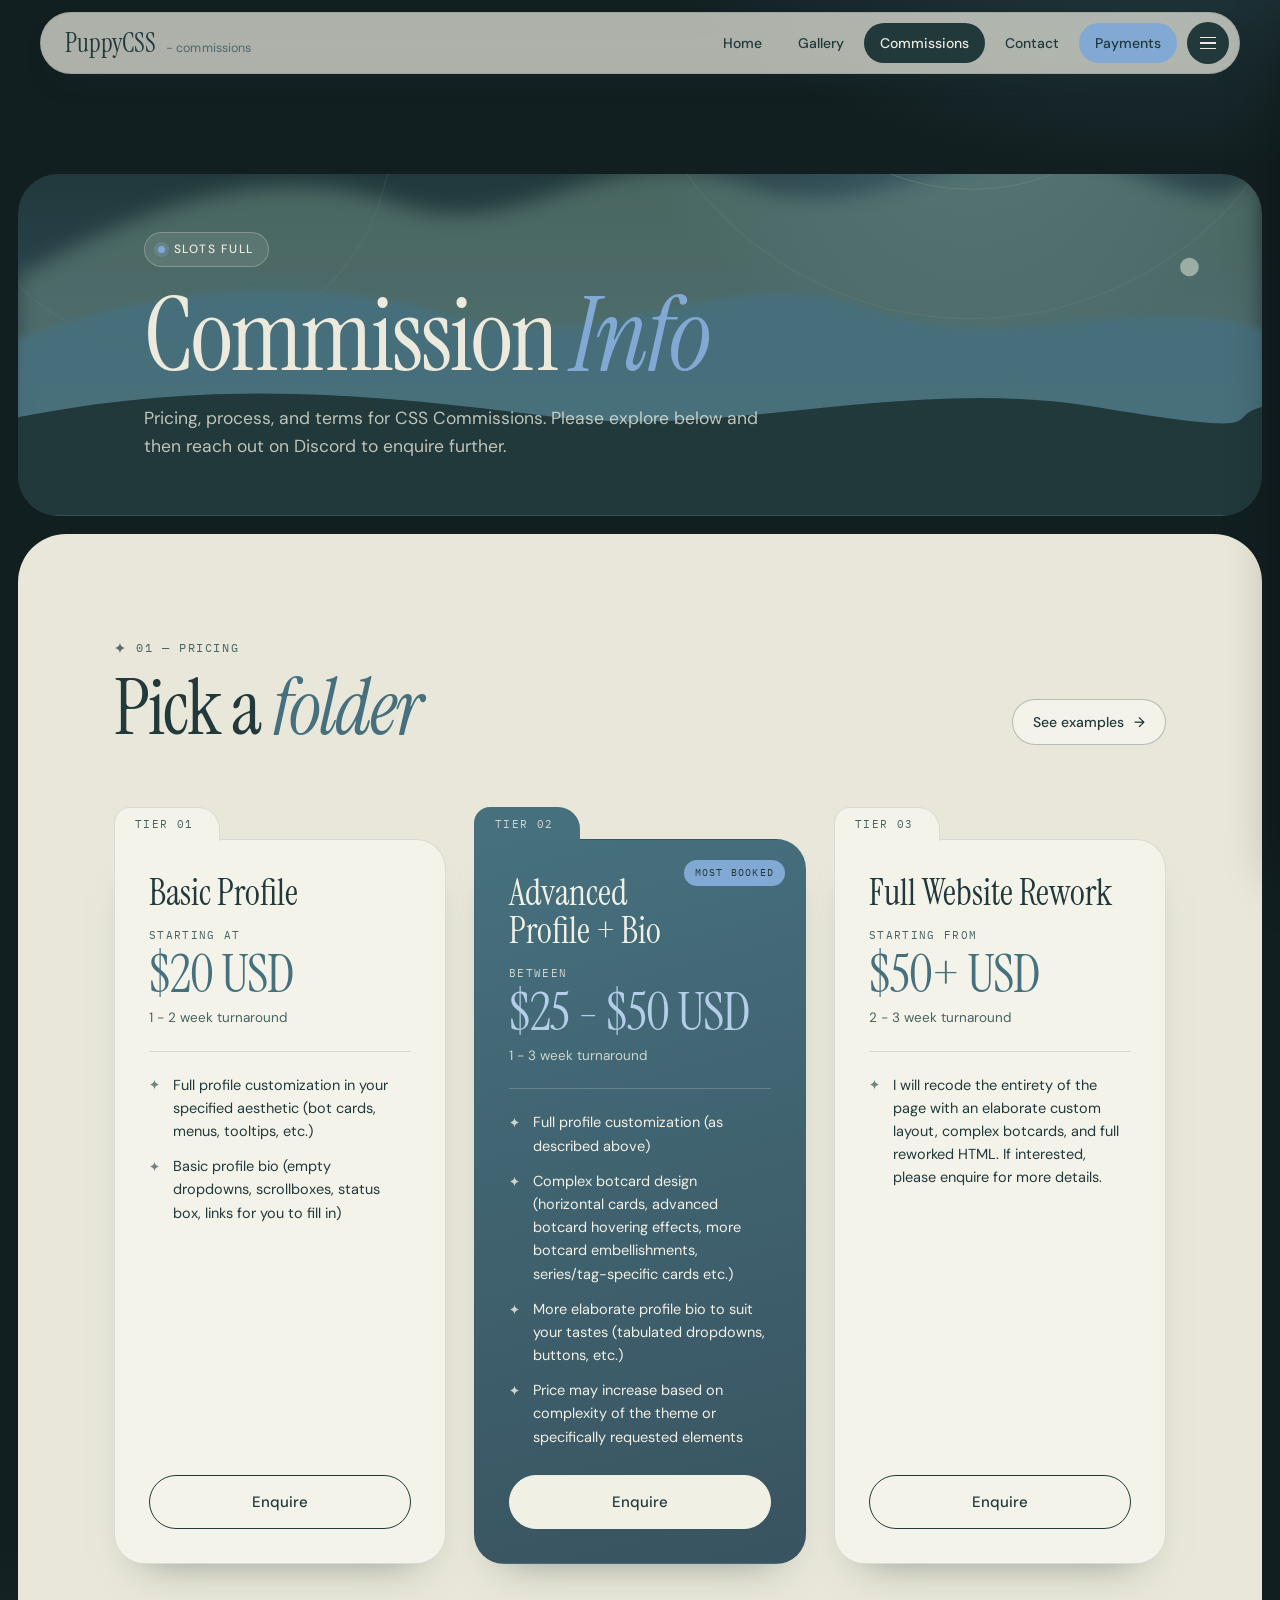
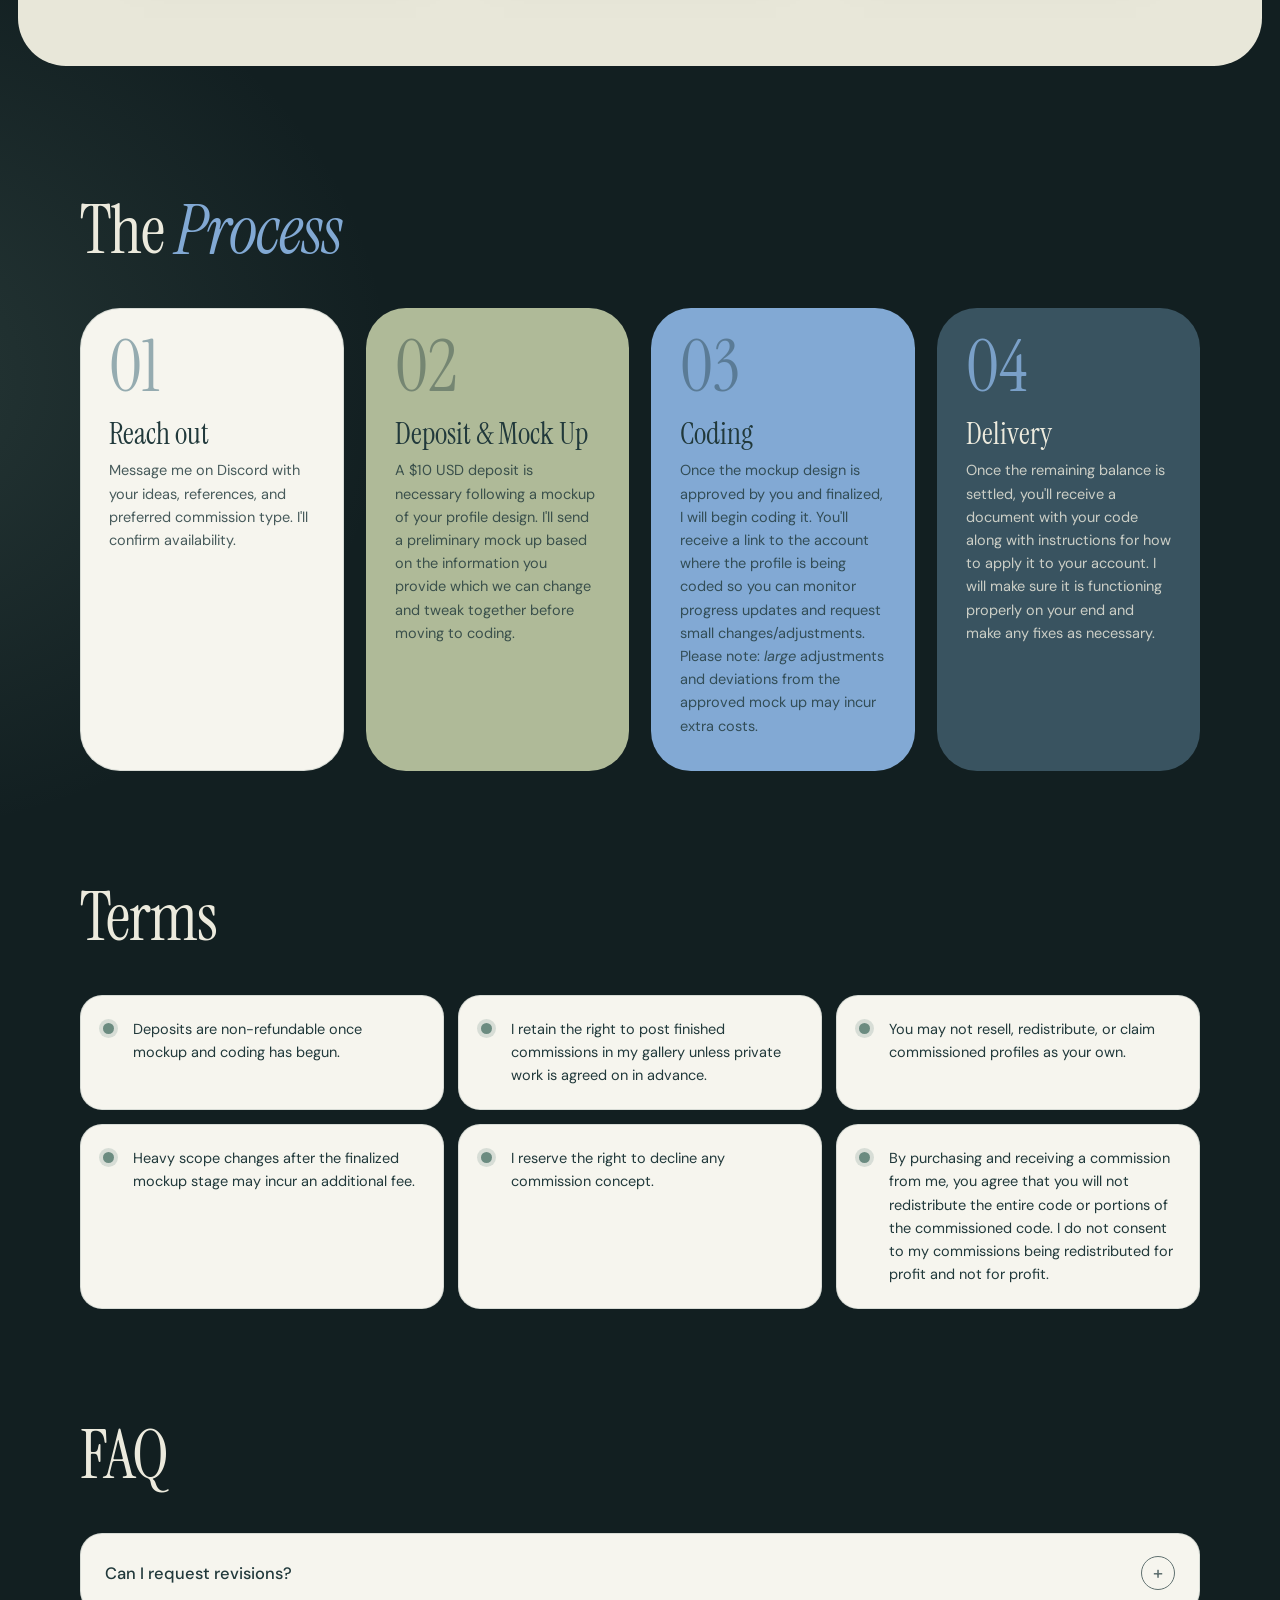
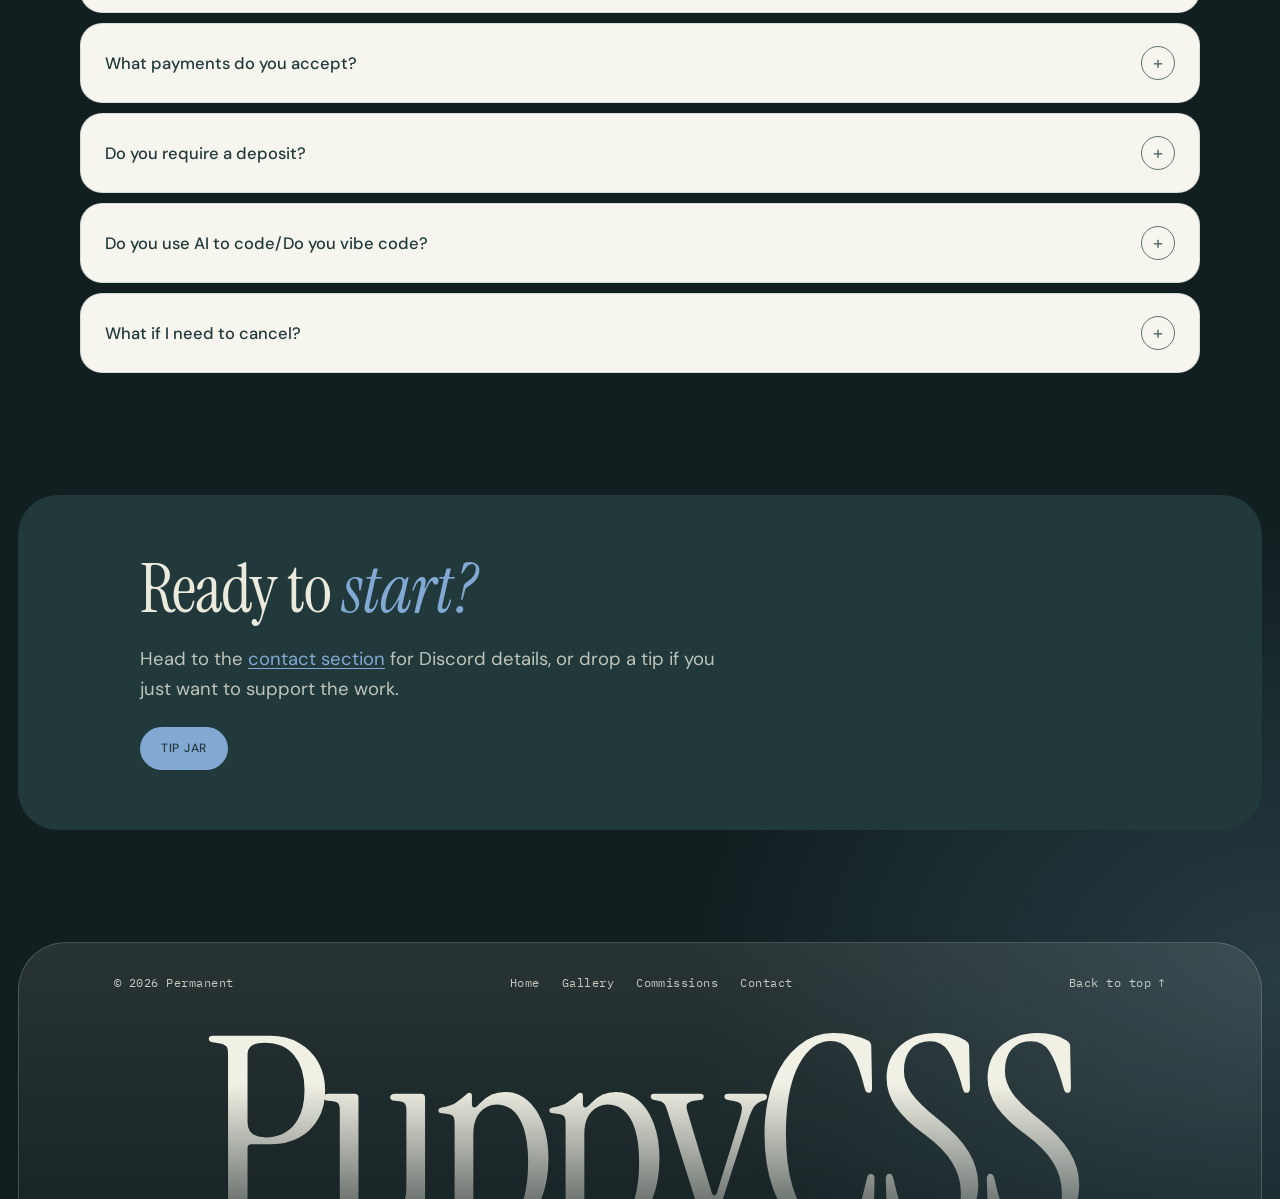
<file: commissions.html>
<!DOCTYPE html>
<html lang="en">
<head>
<meta charset="UTF-8">
<meta name="viewport" content="width=device-width, initial-scale=1.0">
<title>Commissions — PuppyCSS</title>
<meta name="description" content="Commission info, pricing tiers, process, and terms.">
<meta name="theme-color" content="#21393b">
<link rel="preconnect" href="https://fonts.googleapis.com">
<link rel="preconnect" href="https://fonts.gstatic.com" crossorigin>
<link href="https://fonts.googleapis.com/css2?family=IBM+Plex+Mono:wght@400;500&family=DM+Mono:wght@400&family=DM+Sans:wght@400;500;600&family=Instrument+Serif:ital@0;1&display=swap" rel="stylesheet">
<link rel="stylesheet" href="style.css">
</head>
<body>

<header class="site-header">
  <div class="wrap">
    <a href="index.html" class="wordmark">PuppyCSS <span>- commissions</span></a>
    <nav class="site-nav">
      <a href="index.html"><span class="nav-full">Home</span></a>
      <a href="gallery.html"><span class="nav-full">Gallery</span></a>
      <a href="commissions.html" class="current"><span class="nav-full">Commissions</span></a>
      <a href="index.html#contact"><span class="nav-full">Contact</span></a>
      <a href="https://www.paypal.com/ncp/payment/3Z959Z3MLHM26"><span class="nav-full paymentportal">Payments</span></a>
      <button class="menu-toggle" id="menu-toggle" aria-label="Open menu" aria-expanded="false" aria-controls="side-menu">
        <span></span><span></span><span></span>
      </button>
    </nav>
  </div>
</header>

<div class="side-menu-overlay" id="side-menu-overlay"></div>
<aside class="side-menu" id="side-menu">
  <div class="side-menu-head">
    <span class="wordmark">PuppyCSS</span>
    <button class="side-menu-close" id="side-menu-close" aria-label="Close menu">×</button>
  </div>
  <nav class="side-menu-nav" id="side-menu-nav"><!-- injected --></nav>
  <div class="side-menu-foot">Tips & commissions always appreciated.</div>
</aside>

<main id="top">

  <section class="gallery-head">
    <div class="wrap">
      <div class="page-hero">
        <div class="status-pill"><span class="dot"></span>Slots Full</div>
        <h1>Commission <em>Info</em></h1>
        <p>Pricing, process, and terms for CSS Commissions. Please explore below and then reach out on Discord to enquire further.</p>
      </div>
    </div>
  </section>


  <section class="block block--paper" id="tiers">
    <div class="wrap">
      <div class="block-head">
        <div>
          <span class="kicker">01 — Pricing</span>
          <h2>Pick a <em>folder</em></h2>
        </div>
        <a href="gallery.html" class="see-all">See examples <span aria-hidden="true">→</span></a>
      </div>
      <div class="tier-grid">

        <div class="tier-card">
          <div class="tier-name">Basic Profile</div>
          <div class="tier-price"><span class="from">Starting at</span>$20 USD</div>
          <div class="tier-turnaround">1 - 2 week turnaround</div>
          <ul class="tier-list">
            <li>Full profile customization in your specified aesthetic (bot cards, menus, tooltips, etc.)</li>
            <li>Basic profile bio (empty dropdowns, scrollboxes, status box, links for you to fill in)</li>
          </ul>
          <a href="index.html#contact" class="tier-cta">Enquire</a>
        </div>

        <div class="tier-card featured">
          <div class="tier-name">Advanced Profile + Bio</div>
          <div class="tier-price"><span class="from">Between</span>$25 - $50 USD</div>
          <div class="tier-turnaround">1 - 3 week turnaround</div>
          <ul class="tier-list">
            <li>Full profile customization (as described above) </li>
            <li>Complex botcard design (horizontal cards, advanced botcard hovering effects, more botcard embellishments, series/tag-specific cards etc.) </li>
            <li>More elaborate profile bio to suit your tastes (tabulated dropdowns, buttons, etc.) </li>
            <li>Price may increase based on complexity of the theme or specifically requested elements </li>
          </ul>
          <a href="index.html#contact" class="tier-cta">Enquire</a>
        </div>

        <div class="tier-card">
          <div class="tier-name">Full Website Rework</div>
          <div class="tier-price"><span class="from">Starting from</span>$50+ USD</div>
          <div class="tier-turnaround">2 - 3 week turnaround</div>
          <ul class="tier-list">
            <li>I will recode the entirety of the page with an elaborate custom layout, complex botcards, and full reworked HTML. If interested, please enquire for more details.</li>
          </ul>
          <a href="index.html#contact" class="tier-cta">Enquire</a>
        </div>

      </div>
    </div>
  </section>

  <section class="block" id="process">
    <div class="wrap">
      <div class="block-head">
        <h2>The <em>Process</em></h2>
      </div>
      <div class="process-list">
        <div class="process-step">
          <div class="step-num mono"></div>
          <div>
            <h3>Reach out</h3>
            <p>Message me on Discord with your ideas, references, and preferred commission type. I'll confirm availability.</p>
          </div>
        </div>
        <div class="process-step">
          <div class="step-num mono"></div>
          <div>
            <h3>Deposit & Mock Up</h3>
            <p>A $10 USD deposit is necessary following a mockup of your profile design. I'll send a preliminary mock up based on the information you provide which we can change and tweak together before moving to coding.</p>
          </div>
        </div>
        <div class="process-step">
          <div class="step-num mono"></div>
          <div>
            <h3>Coding</h3>
            <p>Once the mockup design is approved by you and finalized, I will begin coding it. You'll receive a link to the account where the profile is being coded so you can monitor progress updates and request small changes/adjustments. Please note: <i>large</i> adjustments and deviations from the approved mock up may incur extra costs.</p>
          </div>
        </div>
        <div class="process-step">
          <div class="step-num mono"></div>
          <div>
            <h3>Delivery</h3>
            <p>Once the remaining balance is settled, you'll receive a document with your code along with instructions for how to apply it to your account. I will make sure it is functioning properly on your end and make any fixes as necessary.</p>
          </div>
        </div>
      </div>
    </div>
  </section>

  <section class="block" id="terms">
    <div class="wrap">
      <div class="block-head">
        <h2>Terms</h2>
      </div>
      <ul class="terms-list">
        <li>Deposits are non-refundable once mockup and coding has begun.</li>
        <li>I retain the right to post finished commissions in my gallery unless private work is agreed on in advance.</li>
        <li>You may not resell, redistribute, or claim commissioned profiles as your own.</li>
        <li>Heavy scope changes after the finalized mockup stage may incur an additional fee.</li>
        <li>I reserve the right to decline any commission concept.</li>
<li>By purchasing and receiving a commission from me, you agree that you will not redistribute the entire code or portions of the commissioned code. I do not consent to my commissions being redistributed for profit and not for profit. </li>
      </ul>
    </div>
  </section>

  <section class="block" id="faq">
    <div class="wrap">
      <div class="block-head">
        <h2>FAQ</h2>
      </div>
      <div id="faq-list"><!-- injected --></div>
    </div>
  </section>

  <section class="block" id="cta">
    <div class="wrap">
      <div class="panel panel-dark cta-panel">
        <div class="block-head">
          <h2>Ready to <em>start?</em></h2>
        </div>
        <p class="hero-role">Head to the <a href="index.html#contact">contact section</a> for Discord details, or drop a tip if you just want to support the work.</p>
        <div class="hero-meta">
          <span><strong><a class="copy-btn tipjarbtn" href="https://www.paypal.com/ncp/payment/3Z959Z3MLHM26">Tip Jar</a></strong></span>
        </div>
      </div>
    </div>
  </section>

</main>

<footer class="site-footer">
  <div class="wrap footer-row">
    <span>© 2026 Permanent</span>
    <nav class="footer-nav" aria-label="Footer">
      <a href="index.html">Home</a>
      <a href="gallery.html">Gallery</a>
      <a href="commissions.html">Commissions</a>
      <a href="index.html#contact">Contact</a>
    </nav>
    <a href="#top">Back to top ↑</a>
  </div>
  <div class="footer-mark" aria-hidden="true">PuppyCSS</div>
</footer>

<script src="script.js"></script>
</body>
</html>
</file>
<file: style.css>
:root {
  /* core palette */
  --abyss:  #21393b;
  --slate:  #395360;
  --teal:   #46707e;
  --sage:   #6b8b80;
  --moss:   #afba98;
  --sand:   #cecdb9;
  --sky:    #82a9d4;
  --paper:   #ecebdf;
  --paper-2: #e1e0d0;
  --card:    #f6f5ee;
  --cream:   #eceadd;

  --ink:     var(--abyss);
  --muted:   #4b6a70;
  --line:    rgba(33, 57, 59, 0.14);
  --on-dark: #eceadd;
  --on-dark-muted: rgba(236, 234, 221, 0.78);
  --glass-dark: rgba(236, 234, 221, 0.10);
  --glass-dark-line: rgba(236, 234, 221, 0.28);

  --font-display: 'Instrument Serif', 'Cormorant Garamond', Georgia, 'Times New Roman', serif;
  --font-body: 'DM Sans', -apple-system, BlinkMacSystemFont, 'Segoe UI', sans-serif;
  --font-mono: 'DM Mono', ui-monospace, 'SF Mono', Menlo, monospace;

  --max-w: 1200px;
  --gutter: clamp(16px, 4vw, 40px);
  --section-gutter: clamp(10px, 1.4vw, 18px);

  --r-sm: 14px;
  --r-md: 22px;
  --r-lg: 30px;
  --r-xl: 40px;
  --pill: 999px;

  --shadow-soft: 0 24px 48px -28px rgba(33, 57, 59, 0.5);

  --ridges: url("data:image/svg+xml,%3Csvg%20xmlns='http://www.w3.org/2000/svg'%20viewBox='0%200%201200%20800'%20preserveAspectRatio='xMidYMax%20slice'%3E%20%3Cdefs%3E%20%3CradialGradient%20id='g'%20cx='50%25'%20cy='50%25'%20r='50%25'%3E%3Cstop%20offset='0'%20stop-color='rgb(130,169,212)'%20stop-opacity='.5'/%3E%3Cstop%20offset='1'%20stop-color='rgb(130,169,212)'%20stop-opacity='0'/%3E%3C/radialGradient%3E%20%3Cfilter%20id='b1'%20x='-5%25'%20y='-30%25'%20width='110%25'%20height='160%25'%3E%3CfeGaussianBlur%20stdDeviation='10'/%3E%3C/filter%3E%20%3Cfilter%20id='b2'%20x='-5%25'%20y='-30%25'%20width='110%25'%20height='160%25'%3E%3CfeGaussianBlur%20stdDeviation='3'/%3E%3C/filter%3E%20%3Cpattern%20id='d'%20width='14'%20height='14'%20patternUnits='userSpaceOnUse'%3E%3Ccircle%20cx='2'%20cy='2'%20r='1.6'%20fill='rgb(236,234,221)'%20fill-opacity='.5'/%3E%3C/pattern%3E%20%3C/defs%3E%20%3Ccircle%20cx='920'%20cy='270'%20r='380'%20fill='url(%23g)'/%3E%20%3Ccircle%20cx='920'%20cy='270'%20r='215'%20fill='none'%20stroke='rgb(236,234,221)'%20stroke-opacity='.18'/%3E%20%3Ccircle%20cx='920'%20cy='270'%20r='340'%20fill='none'%20stroke='rgb(236,234,221)'%20stroke-opacity='.10'/%3E%20%3Ccircle%20cx='150'%20cy='430'%20r='210'%20fill='none'%20stroke='rgb(236,234,221)'%20stroke-opacity='.08'/%3E%20%3Ccircle%20cx='1085'%20cy='400'%20r='72'%20fill='url(%23d)'/%3E%20%3Ccircle%20cx='1130'%20cy='560'%20r='9'%20fill='rgb(236,234,221)'%20fill-opacity='.9'/%3E%20%3Cpath%20d='M1010%20113%20L1013.74%20126.26%20L1027%20130%20L1013.74%20133.74%20L1010%20147%20L1006.26%20133.74%20L993%20130%20L1006.26%20126.26%20Z'%20fill='rgb(236,234,221)'%20fill-opacity='0.9'/%3E%20%3Cpath%20d='M760%20368%20L762.64%20377.36%20L772%20380%20L762.64%20382.64%20L760%20392%20L757.36%20382.64%20L748%20380%20L757.36%20377.36%20Z'%20fill='rgb(236,234,221)'%20fill-opacity='0.7'/%3E%20%3Cpath%20d='M1120%20290%20L1122.2%20297.8%20L1130%20300%20L1122.2%20302.2%20L1120%20310%20L1117.8%20302.2%20L1110%20300%20L1117.8%20297.8%20Z'%20fill='rgb(236,234,221)'%20fill-opacity='0.5'/%3E%20%3Cpath%20filter='url(%23b1)'%20fill='rgb(107,139,128)'%20fill-opacity='.55'%20d='M0%20570%20C140%20490%20250%20460%20370%20500%20S560%20430%20700%20480%20S930%20410%201050%20460%20S1160%20490%201200%20470%20L1200%20800%20L0%20800%20Z'/%3E%20%3Cpath%20filter='url(%23b2)'%20fill='rgb(70,112,126)'%20fill-opacity='.9'%20d='M0%20630%20C160%20570%20300%20570%20430%20610%20S680%20550%20820%20600%20S1060%20580%201200%20620%20L1200%20800%20L0%20800%20Z'/%3E%20%3Cpath%20fill='rgb(33,57,59)'%20d='M0%20705%20C200%20665%20360%20685%20520%20705%20S860%20665%201040%20695%20S1160%20705%201200%20695%20L1200%20800%20L0%20800%20Z'/%3E%20%3C/svg%3E");
  --sky-gradient: linear-gradient(180deg, #21393b 0%, #2c4650 45%, #395360 78%, #46707e 100%);
}

*, *::before, *::after { box-sizing: border-box; }
html { scroll-behavior: smooth; }
@media (prefers-reduced-motion: reduce) {
  html { scroll-behavior: auto; }
  *, *::before, *::after {
    animation-duration: 0.001ms !important;
    animation-iteration-count: 1 !important;
    transition-duration: 0.001ms !important;
  }
}

body {
  margin: 0;
  color: var(--ink);
  font-family: var(--font-body);
  font-size: 16px;
  line-height: 1.6;
  -webkit-font-smoothing: antialiased;
  min-height: 100vh;
  background:radial-gradient(900px 600px at 90% -5%, rgba(70, 112, 126, 0.5), transparent 65%), radial-gradient(800px 700px at -10% 45%, rgba(107, 139, 128, 0.22), transparent 65%), radial-gradient(900px 700px at 100% 95%, rgba(57, 83, 96, 0.55), transparent 65%), #121f21;
  background-repeat: no-repeat;
}

h1, h2, h3 { margin: 0; font-weight: 400; }
p { margin: 0; }
a { color: inherit; }
img { max-width: 100%; display: block; }
button { font-family: inherit; cursor: pointer; }
em { font-style: italic; }

:focus-visible {
  outline: 2px solid var(--sky);
  outline-offset: 3px;
}

::selection { background: var(--moss); color: var(--abyss); }

.wrap {
  max-width: var(--max-w);
  margin: 0 auto;
  padding: 0 var(--gutter);
}

.mono { font-family: var(--font-mono); }

.eyebrow {
  display: inline-flex;
  align-items: center;
  gap: 9px;
  padding: 7px 15px 7px 13px;
  border-radius: var(--pill);
  border: 1px solid var(--line);
  font-size: 11.5px;
  font-weight: 500;
  letter-spacing: 0.14em;
  text-transform: uppercase;
  color: var(--muted);
}
.eyebrow::before {
  content: '';
  width: 6px; height: 6px;
  border-radius: 50%;
  background: var(--sage);
}
.hero-frame .eyebrow,
.page-hero .eyebrow {
  color: var(--on-dark);
  border-color: var(--glass-dark-line);
  background: var(--glass-dark);
}
.hero-frame .eyebrow::before,
.page-hero .eyebrow::before { background: var(--sky); }

.persona {
    mask: linear-gradient(to bottom, black 80%, transparent);
    -webkit-mask: linear-gradient(to bottom, black 70%, transparent);
    position: absolute;
    right: 0;
    top: 0;
    bottom: 0;
    pointer-events: none;
	z-index:0;
}
.hero-inner, .hero-mark{
	z-index:2;
}
.hero-frame {
  position: relative;
}

.persona {
  height: 100%;
  width: auto;
  bottom: auto;
}


.btn {
  display: inline-flex;
  align-items: center;
  gap: 10px;
  padding: 14px 24px;
  border-radius: var(--pill);
  font-size: 14.5px;
  font-weight: 500;
  text-decoration: none;
  border: 1px solid transparent;
  transition: background 0.25s ease, color 0.25s ease, border-color 0.25s ease, transform 0.25s ease;
}
.btn::after { content: '→'; transition: transform 0.25s ease; }
.btn:hover::after { transform: translateX(3px); }
.btn-primary { background: var(--cream); color: var(--abyss); }
.btn-primary:hover { background: var(--sky); }
.btn-ghost {
  color: var(--on-dark);
  border-color: var(--glass-dark-line);
  background: var(--glass-dark);
  backdrop-filter: blur(10px);
}
.btn-ghost:hover { background: rgba(236, 234, 221, 0.22); }

.panel {
  border-radius: var(--r-xl);
  padding: clamp(26px, 5vw, 60px);
}
.panel-dark  { background: var(--abyss); color: var(--on-dark); }
.panel-slate { background: var(--slate); color: var(--on-dark); }

.site-header {
  position: sticky;
  top: 12px;
  z-index: 50;
  padding: 0 var(--gutter);
}

.site-header .wrap {
  max-width: var(--max-w);
  display: flex;
  align-items: center;
  justify-content: space-between;
  height: 62px;
  gap: 16px;
  padding: 0 10px 0 24px;
  border-radius: var(--pill);
  background: rgba(236, 235, 223, 0.72);
  backdrop-filter: blur(16px) saturate(1.2);
  -webkit-backdrop-filter: blur(16px) saturate(1.2);
  border: 1px solid rgba(33, 57, 59, 0.12);
  box-shadow: 0 14px 34px -24px rgba(33, 57, 59, 0.6);
}

.wordmark {
  font-family: var(--font-display);
  font-size: 26px;
  line-height: 1;
  letter-spacing: -0.005em;
  text-decoration: none;
  color: var(--ink);
  display: flex;
  align-items: baseline;
  gap: 10px;
  white-space: nowrap;
}
.wordmark span {
  font-family: var(--font-body);
  color: var(--muted);
  font-size: 12.5px;
  letter-spacing: 0.01em;
}

.site-nav {
  display: flex;
  gap: 4px;
  align-items: center;
}
.site-nav a {
  text-decoration: none;
  font-size: 14px;
  font-weight: 500;
  color: var(--ink);
  padding: 9px 16px;
  border-radius: var(--pill);
  transition: background 0.25s ease, color 0.25s ease;
}
.site-nav a:hover { background: rgba(33, 57, 59, 0.08); }
.site-nav a.current { background: var(--abyss); color: var(--on-dark); }

span.paymentportal {
  display: inline-block;
  margin: -9px -16px;
  padding: 9px 16px;
  border-radius: var(--pill);
  background: var(--sky);
  color: var(--abyss);
  transition: background 0.25s ease, color 0.25s ease;
}
.site-nav a:hover span.paymentportal { background: var(--abyss); color: var(--on-dark); }

.menu-toggle {
  display: flex;
  flex-direction: column;
  justify-content: center;
  align-items: center;
  gap: 4px;
  width: 42px;
  height: 42px;
  padding: 0;
  margin-left: 6px;
  border: none;
  border-radius: 50%;
  background: var(--abyss);
  flex: none;
  transition: background 0.25s ease;
}
.menu-toggle:hover { background: var(--teal); }
.menu-toggle span {
  display: block;
  width: 16px;
  height: 1.5px;
  background: var(--on-dark);
  transition: transform 0.25s ease, opacity 0.25s ease;
}
.menu-toggle.open span:nth-child(1) { transform: translateY(5.5px) rotate(45deg); }
.menu-toggle.open span:nth-child(2) { opacity: 0; }
.menu-toggle.open span:nth-child(3) { transform: translateY(-5.5px) rotate(-45deg); }

.copy-btn {
  font-family: var(--font-body);
  font-size: 12px;
  font-weight: 500;
  letter-spacing: 0.06em;
  text-transform: uppercase;
  text-decoration: none;
  background: transparent;
  border: 1px solid var(--line);
  color: var(--ink);
  padding: 8px 14px;
  border-radius: var(--pill);
  white-space: nowrap;
  display: inline-block;
  transition: background 0.25s ease, color 0.25s ease, border-color 0.25s ease;
}
.copy-btn:hover { background: var(--abyss); border-color: var(--abyss); color: var(--on-dark); }
.copy-btn.copied { background: var(--moss); border-color: var(--moss); color: var(--abyss); }

.copy-btn.tipjarbtn {
  background: var(--sky);
  border-color: var(--sky);
  color: var(--abyss);
  padding: 11px 20px;
}
.copy-btn.tipjarbtn:hover { background: var(--cream); border-color: var(--cream); color: var(--abyss); }

.hero .wrap::before {
  position: absolute;
  font-family: monospace;
  content: " I'm full of soup";
  background-image: url(https://ella.janitorai.com/media-approved/jKXdU6PdF2nDoaR_izDgq.png);
  background-repeat: no-repeat;
  background-size: 100%;
  background-position: bottom;
  max-width: 127px;
  min-width: 100px;
  width: 100%;
  aspect-ratio: 1 / 1.75;
  right: 100%;
  z-index:10;
  transition: transform 400ms cubic-bezier(0.68, -0.55, 0.27, 1.55);
  color: var(--on-dark);
  text-align:center;
  top:60vh;
}
.hero .wrap:has(.tipjarbtn:is(:hover, :focus, :active))::before {
  transform: translateX(90%) rotate(20deg);
}

.hero { padding: 14px 0 0; }

.hero-frame {
  display: flex;
  flex-direction: column;
  min-height: min(88vh, 780px);
  padding: clamp(64px, 9vw, 112px) clamp(24px, 5vw, 64px) 0;
  border-radius: var(--r-xl);
  color: var(--on-dark);
  background: var(--ridges) center bottom / cover no-repeat, var(--sky-gradient);
}

.hero-inner {
  display: flex;
  flex-direction: column;
  align-items: flex-start;
  gap: 26px;
  max-width: 780px;
  animation: fade-in 0.9s ease both;
}
@keyframes fade-in { from { opacity: 0; } to { opacity: 1; } }

.hero h1 {
  font-family: var(--font-display);
  font-size: clamp(46px, 7.4vw, 96px);
  line-height: 0.98;
  letter-spacing: -0.015em;
  max-width: 15ch;
}
.hero h1 em { color: var(--sky); padding-right: 0.06em; }

.hero-role {
  font-size: clamp(16px, 1.8vw, 18.5px);
  color: var(--muted);
  max-width: 46ch;
}
.hero-frame .hero-role { color: var(--on-dark-muted); }

.hero-actions { display: flex; flex-wrap: wrap; gap: 12px; }

.hero-meta {
  display: flex;
  flex-wrap: wrap;
  align-items: center;
  gap: 10px 10px;
  font-size: 13px;
  color: var(--on-dark-muted);
}
.hero-meta strong { font-weight: 500; }
.hero-meta span:not(:first-child) {
  padding: 8px 15px;
  border-radius: var(--pill);
  border: 1px solid var(--glass-dark-line);
  background: var(--glass-dark);
  backdrop-filter: blur(10px);
}
.hero-meta span:not(:first-child) strong { color: var(--on-dark); }

.hero-mark {
  margin-top: auto;
  padding-top: clamp(36px, 6vw, 72px);
  overflow: hidden;
  height: calc(clamp(88px, 21vw, 270px) * 0.86 + clamp(36px, 6vw, 72px));
  font-family: var(--font-display);
  font-size: clamp(88px, 21vw, 270px);
  line-height: 1;
  letter-spacing: -0.02em;
  text-align: center;
  white-space: nowrap;
  color: rgba(236, 234, 221, 0.88);
  background-image: linear-gradient(180deg, rgba(236, 234, 221, 0.95) 10%, rgba(236, 234, 221, 0.35) 95%);
  -webkit-background-clip: text;
  background-clip: text;
  -webkit-text-fill-color: transparent;
  user-select: none;
}
.hero-mark em { padding-right: 0.04em; }

/* ribbon / marquee */
.ribbon {
  margin-top: 18px;
  overflow: hidden;
  border-radius: var(--pill);
  background: var(--moss);
  color: var(--abyss);
}
.ribbon-track {
  display: flex;
  width: max-content;
  animation: ribbon 46s linear infinite;
}
.ribbon-track span {
  display: flex;
  align-items: center;
  gap: 26px;
  padding: 15px 13px;
  font-family: var(--font-display);
  font-size: 22px;
  line-height: 1;
  white-space: nowrap;
}
.ribbon-track i {
  width: 12px; height: 12px;
  background: var(--abyss);
  clip-path: polygon(50% 0, 62% 38%, 100% 50%, 62% 62%, 50% 100%, 38% 62%, 0 50%, 38% 38%);
}
@keyframes ribbon { to { transform: translateX(-50%); } }
@media (prefers-reduced-motion: reduce) { .ribbon-track { animation: none; } }


section.block { padding: clamp(56px, 9vw, 112px) 0 0; }

.block-head {
  display: flex;
  justify-content: space-between;
  align-items: flex-end;
  gap: 20px;
  margin-bottom: clamp(26px, 4vw, 44px);
  flex-wrap: wrap;
}

.block-head h2 {
  font-family: var(--font-display);
  font-size: clamp(38px, 5.6vw, 68px);
  line-height: 1;
  letter-spacing: -0.015em;
}
.block-head h2 em { color: var(--teal); }
.panel-dark .block-head h2 em,
.panel-slate .block-head h2 em { color: var(--sky); }

.block-head .see-all {
  display: inline-flex;
  align-items: center;
  font-size: 14px;
  font-weight: 500;
  text-decoration: none;
  padding: 11px 20px;
  border-radius: var(--pill);
  border: 1px solid var(--line);
  background: var(--card);
  transition: background 0.25s ease, color 0.25s ease, border-color 0.25s ease;
}
.block-head .see-all:hover { background: var(--abyss); color: var(--on-dark); border-color: var(--abyss); }

/* highlights */
.highlights-grid {
  display: grid;
  grid-template-columns: repeat(auto-fit, minmax(230px, 1fr));
  gap: clamp(14px, 2vw, 22px);
}

.highlight-card {
  position: relative;
  aspect-ratio: 4 / 5;
  border-radius: var(--r-lg);
  overflow: hidden;
  cursor: pointer;
  background: var(--paper-2);
  box-shadow: var(--shadow-soft);
  transition: transform 0.4s cubic-bezier(0.16, 1, 0.3, 1);
}
.highlight-card:hover { transform: translateY(-6px); }

.highlight-card .swatch {
  position: absolute;
  inset: 0;
  width: 100%;
  height: 100%;
  object-fit: cover;
  display: block;
  transition: transform 0.6s cubic-bezier(0.16, 1, 0.3, 1);
}
.highlight-card:hover .swatch { transform: scale(1.05); }

.card-label {
  position: absolute;
  left: 10px; right: 10px; bottom: 10px;
  padding: 14px 18px 15px;
  border-radius: var(--r-md);
  background: rgba(33, 57, 59, 0.58);
  backdrop-filter: blur(14px) saturate(1.2);
  -webkit-backdrop-filter: blur(14px) saturate(1.2);
  border: 1px solid rgba(236, 234, 221, 0.18);
  color: var(--on-dark);
}
.card-label .num {
  font-family: var(--font-mono);
  font-size: 11px;
  letter-spacing: 0.08em;
  color: var(--moss);
  display: block;
  margin-bottom: 4px;
}
.card-label .title { font-family: var(--font-display); font-size: 21px; line-height: 1.15; display: block; }
.card-label .medium { font-size: 12px; opacity: 0.75; margin-top: 4px; display: block; }

/* recent posts */
.latest-pick {
  display: grid;
  grid-template-columns: minmax(0, 1fr) minmax(200px, 40%);
  align-items: center;
  gap: clamp(18px, 4vw, 48px);
  padding: 12px 12px 12px clamp(24px, 4vw, 52px);
  margin-bottom: clamp(16px, 2.5vw, 24px);
  border-radius: var(--r-xl);
  background: var(--slate);
  color: var(--on-dark);
  text-decoration: none;
}
.latest-pick .swatch {
  grid-column: 2;
  grid-row: 1;
  width: 100%;
  aspect-ratio: 16 / 11;
  object-fit: cover;
  border-radius: var(--r-lg);
  display: block;
  transition: transform 0.5s cubic-bezier(0.16, 1, 0.3, 1);
}
.latest-pick:hover .swatch { transform: scale(1.015); }
.latest-pick-body {
  grid-column: 1;
  grid-row: 1;
  display: flex;
  flex-direction: column;
  align-items: flex-start;
  gap: 12px;
  padding: 18px 0;
}
.latest-pick-body .tag,
.log-body .tag {
  display: inline-block;
  font-size: 11px;
  font-weight: 500;
  letter-spacing: 0.1em;
  text-transform: uppercase;
  padding: 5px 12px;
  border-radius: var(--pill);
  border: 1px solid currentColor;
}
.latest-pick-body .tag { color: var(--sky); }
.latest-pick-body h3 {
  font-family: var(--font-display);
  font-size: clamp(30px, 4vw, 48px);
  line-height: 1.04;
  letter-spacing: -0.01em;
}
.latest-pick-body p { color: var(--on-dark-muted); font-size: 14.5px; }
.latest-pick-body::after {
  content: 'View in gallery →';
  margin-top: 10px;
  padding: 10px 18px;
  border-radius: var(--pill);
  background: var(--cream);
  color: var(--abyss);
  font-size: 13.5px;
  font-weight: 500;
  transition: background 0.25s ease;
}
.latest-pick:hover .latest-pick-body::after { background: var(--sky); }

/* log entries become folder-tab cards */
.log-list {
  display: grid;
  grid-template-columns: repeat(auto-fit, minmax(300px, 1fr));
  gap: 42px clamp(16px, 2.5vw, 24px);
  padding-top: 38px;
}
.log-entry {
  position: relative;
  display: block;
  padding: 28px 28px 30px;
  background: var(--card);
  border-radius: 0 var(--r-lg) var(--r-lg) var(--r-lg);
}
.log-entry:nth-child(3n + 2) { background: var(--moss); }
.log-entry:nth-child(3n + 3) { background: var(--sky); }
.log-date {
  position: absolute;
  left: 0;
  top: -32px;
  height: 33px;
  padding: 8px 18px 0;
  border-radius: 14px 14px 0 0;
  background: inherit;
  font-family: var(--font-mono);
  font-size: 12px;
  letter-spacing: 0.04em;
  color: var(--abyss);
}
.log-body .tag { color: var(--teal); margin-bottom: 14px; }
.log-entry:nth-child(3n + 2) .log-body .tag,
.log-entry:nth-child(3n + 3) .log-body .tag { color: var(--abyss); }
.log-body h3 { font-family: var(--font-display); font-size: 30px; line-height: 1.08; margin-bottom: 8px; }
.log-body p { color: rgba(33, 57, 59, 0.78); font-size: 15px; max-width: 52ch; }

/* tools */
.tools-panel {
  display: grid;
  grid-template-columns: minmax(0, 0.85fr) minmax(0, 1.15fr);
  gap: clamp(24px, 5vw, 64px);
  align-items: center;
}
.tools-panel .block-head { margin-bottom: 0; }

.quick-links-grid { display: flex; flex-wrap: wrap; gap: 10px; }

.link-btn {
  font-size: 14px;
  font-weight: 500;
  background: transparent;
  border: 1px solid var(--line);
  color: var(--ink);
  padding: 11px 20px;
  border-radius: var(--pill);
  text-decoration: none;
  display: inline-flex;
  align-items: center;
  transition: background 0.25s ease, color 0.25s ease, border-color 0.25s ease;
}
.link-btn::after { content: '↗'; margin-left: 9px; font-size: 0.9em; opacity: 0.6; }
.link-btn:hover { background: var(--abyss); border-color: var(--abyss); color: var(--on-dark); }
.panel-dark .link-btn,
.panel-slate .link-btn {
  color: var(--on-dark);
  border-color: var(--glass-dark-line);
  background: var(--glass-dark);
}
.panel-dark .link-btn:hover,
.panel-slate .link-btn:hover { background: var(--cream); border-color: var(--cream); color: var(--abyss); }

/* extensions */

/* contact */
.contact-panel {
  display: grid;
  grid-template-columns: minmax(0, 1fr) minmax(0, 1fr);
  gap: clamp(28px, 5vw, 64px);
  align-items: center;
}
.contact-intro { display: flex; flex-direction: column; align-items: flex-start; gap: 22px; }
.contact-intro .eyebrow { color: var(--on-dark); border-color: var(--glass-dark-line); background: var(--glass-dark); }
.contact-intro .eyebrow::before { background: var(--sky); }
.contact-intro .block-head { margin: 0; }
.contact-intro p { color: var(--on-dark-muted); max-width: 40ch; }

.contact-grid { display: block; }
.contact-aside {
  border-radius: var(--r-lg);
  padding: 8px 26px;
  background: var(--glass-dark);
  border: 1px solid var(--glass-dark-line);
  height: fit-content;
}
.contact-aside h3 {
  font-family: var(--font-display);
  font-size: 24px;
  padding: 20px 0 8px;
}
.contact-row {
  display: grid;
  grid-template-columns: minmax(0, 1fr) auto auto;
  column-gap: 8px;
  align-items: center;
  padding: 16px 0;
  border-top: 1px solid var(--glass-dark-line);
}
.contact-row:first-of-type { border-top: none; }
.contact-row .label { grid-column: 1; grid-row: 1; font-size: 12.5px; color: var(--on-dark-muted); }
.contact-row .value { grid-column: 1; grid-row: 2; font-family: var(--font-mono); font-size: 14.5px; overflow-wrap: anywhere; }
.contact-row .copy-btn { grid-row: 1 / span 2; }
.contact-aside .copy-btn { color: var(--on-dark); border-color: var(--glass-dark-line); }
.contact-aside .copy-btn:hover { background: var(--cream); border-color: var(--cream); color: var(--abyss); }
.contact-aside .copy-btn.copied { background: var(--moss); border-color: var(--moss); color: var(--abyss); }

/* form fields (kept for if/when a form returns) */
.field { margin-bottom: 18px; display: flex; flex-direction: column; gap: 6px; }
.field label { font-size: 12px; font-weight: 500; letter-spacing: 0.08em; text-transform: uppercase; color: var(--muted); }
.field input, .field textarea {
  font-family: var(--font-body);
  font-size: 15px;
  padding: 13px 16px;
  border: 1px solid var(--line);
  border-radius: var(--r-sm);
  background: var(--card);
  color: var(--ink);
  resize: vertical;
}
.field input:focus, .field textarea:focus { border-color: var(--teal); outline: none; }
.submit-btn {
  font-size: 14px; font-weight: 500;
  background: var(--abyss); color: var(--on-dark);
  border: none; padding: 14px 26px; border-radius: var(--pill);
  display: inline-flex; align-items: center; gap: 8px;
  transition: background 0.25s ease;
}
.submit-btn:hover { background: var(--teal); }
.form-note { font-size: 12.5px; color: var(--muted); margin-top: 10px; }


.gallery-head { padding: 14px 0 0; }
.page-hero {
  display: flex;
  flex-direction: column;
  align-items: flex-start;
  gap: 20px;
  min-height: clamp(300px, 42vw, 440px);
  justify-content: flex-end;
  padding: clamp(56px, 8vw, 96px) clamp(24px, 5vw, 64px) clamp(32px, 5vw, 56px);
  border-radius: var(--r-xl);
  color: var(--on-dark);
  background: var(--ridges) center bottom / cover no-repeat, var(--sky-gradient);
}
.page-hero h1 {
  font-family: var(--font-display);
  font-size: clamp(48px, 8vw, 104px);
  line-height: 0.95;
  letter-spacing: -0.02em;
}
.page-hero h1 em { color: var(--sky); }
.page-hero p { color: var(--on-dark-muted); max-width: 54ch; font-size: clamp(15px, 1.6vw, 17.5px); }



.lightbox {
  position: fixed;
  inset: 0;
  z-index: 100;
  display: none;
  align-items: center;
  justify-content: center;
  background: rgba(24, 42, 44, 0.92);
  backdrop-filter: blur(10px);
  padding: clamp(16px, 4vw, 48px);
}
.lightbox.open { display: flex; }
.lightbox-inner { width: 100%; max-width: 980px; color: var(--on-dark); }

.lightbox-stage {
  position: relative;
  aspect-ratio: 16 / 10;
  border-radius: var(--r-lg);
  overflow: hidden;
  background: #172a2c;
  width: 100%;
  cursor: zoom-in;
  touch-action: none;
}
.lightbox-stage .swatch {
  inset: 0;
  width: 100%;
  height: 100%;
  object-fit: scale-down;
  display: block;
  transform-origin: 0 0;
  transition: transform 0.2s ease;
}
.lightbox-stage.zoomed { cursor: grab; }
.lightbox-stage.zoomed:active { cursor: grabbing; }
.lightbox-stage.panning .swatch { transition: none; }

.lightbox-nav-btn {
  position: absolute;
  top: 50%;
  transform: translateY(-50%);
  z-index: 2;
  background: rgba(236, 234, 221, 0.14);
  backdrop-filter: blur(10px);
  border: 1px solid rgba(236, 234, 221, 0.3);
  color: var(--on-dark);
  width: 46px;
  height: 46px;
  border-radius: 50%;
  display: flex;
  align-items: center;
  justify-content: center;
  font-size: 20px;
  transition: background 0.25s ease, color 0.25s ease;
}
.lightbox-nav-btn:hover { background: var(--cream); color: var(--abyss); }
.lightbox-nav-btn.prev { left: 14px; }
.lightbox-nav-btn.next { right: 14px; }

.lightbox-meta {
  display: flex;
  justify-content: space-between;
  align-items: flex-start;
  gap: 20px;
  margin-top: 20px;
  flex-wrap: wrap;
}
.lightbox-meta h3 { font-family: var(--font-display); font-size: 28px; line-height: 1.1; }
.lightbox-meta .desc { color: var(--on-dark-muted); font-size: 14px; margin-top: 8px; max-width: 64ch; }
.lightbox-counter {
  font-family: var(--font-mono);
  font-size: 12.5px;
  color: var(--on-dark);
  padding: 6px 14px;
  border-radius: var(--pill);
  border: 1px solid var(--glass-dark-line);
  white-space: nowrap;
}

.lightbox-close {
  position: absolute;
  top: 18px; right: 18px;
  width: 44px; height: 44px;
  border-radius: 50%;
  background: var(--glass-dark);
  border: 1px solid var(--glass-dark-line);
  color: var(--on-dark);
  font-size: 24px;
  line-height: 1;
  transition: background 0.25s ease, color 0.25s ease;
}
.lightbox-close:hover { background: var(--cream); color: var(--abyss); }

.lightbox-thumbs { display: flex; gap: 8px; margin-top: 16px; overflow-x: auto; padding-bottom: 4px; }
.lightbox-thumbs .thumb {
  width: 56px; height: 56px;
  flex: none;
  border-radius: 14px;
  overflow: hidden;
  border: 2px solid transparent;
  cursor: pointer;
  opacity: 0.5;
  transition: opacity 0.25s ease, border-color 0.25s ease;
}
.lightbox-thumbs .thumb:hover { opacity: 0.85; }
.lightbox-thumbs .thumb.active { opacity: 1; border-color: var(--sky); }
.lightbox-thumbs .thumb .swatch { position: static; width: 100%; height: 100%; object-fit: cover; display: block; }


.side-menu-overlay {
  position: fixed;
  inset: 0;
  background: rgba(24, 42, 44, 0.55);
  backdrop-filter: blur(4px);
  z-index: 90;
  opacity: 0;
  pointer-events: none;
  transition: opacity 0.3s ease;
}
.side-menu-overlay.open { opacity: 1; pointer-events: auto; }

.side-menu {
  position: fixed;
  top: 10px; right: 10px; bottom: 10px;
  height: auto;
  width: min(340px, 86vw);
  background: var(--abyss);
  color: var(--on-dark);
  border-radius: var(--r-xl);
  z-index: 95;
  display: flex;
  flex-direction: column;
  transform: translateX(calc(100% + 24px));
  transition: transform 0.4s cubic-bezier(0.16, 1, 0.3, 1);
  box-shadow: -20px 0 50px rgba(0, 0, 0, 0.25);
  overflow: hidden;
}
.side-menu.open { transform: translateX(0); }

.side-menu-head {
  display: flex;
  align-items: center;
  justify-content: space-between;
  padding: 18px 20px 18px 28px;
  height: 78px;
}
.side-menu-head .wordmark { color: var(--on-dark); font-size: 28px; }

.side-menu-close {
  width: 42px; height: 42px;
  border-radius: 50%;
  background: var(--glass-dark);
  border: 1px solid var(--glass-dark-line);
  color: var(--on-dark);
  font-size: 22px;
  line-height: 1;
  transition: background 0.25s ease, color 0.25s ease;
}
.side-menu-close:hover { background: var(--cream); color: var(--abyss); }

.side-menu-nav { display: flex; flex-direction: column; padding: 8px 14px; overflow-y: auto; gap: 4px; }
.side-menu-nav a {
  font-family: var(--font-display);
  font-size: 32px;
  line-height: 1;
  text-decoration: none;
  color: var(--on-dark);
  padding: 16px 16px;
  border-radius: var(--r-md);
  display: flex;
  align-items: center;
  justify-content: space-between;
  transition: background 0.25s ease, color 0.25s ease;
}
.side-menu-nav a:hover { background: var(--glass-dark); }
.side-menu-nav a.current { background: var(--cream); color: var(--abyss); }
.side-menu-nav a .idx { font-family: var(--font-mono); font-size: 11px; opacity: 0.55; }

.side-menu-foot {
  margin-top: auto;
  padding: 20px 28px 28px;
  font-size: 13px;
  color: var(--on-dark-muted);
}
.side-menu-foot a { color: var(--sky); text-decoration: none; }

body.menu-locked { overflow: hidden; }


.status-pill {
  display: inline-flex;
  align-items: center;
  gap: 9px;
  font-size: 12px;
  font-weight: 500;
  letter-spacing: 0.12em;
  text-transform: uppercase;
  color: var(--on-dark);
  background: var(--glass-dark);
  border: 1px solid var(--glass-dark-line);
  padding: 7px 15px 7px 13px;
  border-radius: var(--pill);
}
.status-pill .dot {
  width: 7px; height: 7px;
  border-radius: 50%;
  background: var(--sky);
  box-shadow: 0 0 0 4px rgba(130, 169, 212, 0.25);
}


.process-list {
  counter-reset: step;
  display: grid;
  grid-template-columns: repeat(auto-fit, minmax(260px, 1fr));
  gap: clamp(14px, 2vw, 22px);
}
.process-step {
  display: flex;
  flex-direction: column;
  gap: 18px;
  padding: 26px 28px 32px;
  border-radius: var(--r-xl);
  background: var(--card);
  border: 1px solid var(--line);
}
.process-step:nth-child(2) { background: var(--moss); border-color: transparent; }
.process-step:nth-child(3) { background: var(--sky); border-color: transparent; }
.process-step:nth-child(4) { background: var(--slate); color: var(--on-dark); border-color: transparent; }
.process-step .step-num {
  counter-increment: step;
  font-family: var(--font-display);
  font-size: 72px;
  line-height: 0.9;
  color: var(--teal);
  opacity: 0.55;
}
.process-step:nth-child(2) .step-num,
.process-step:nth-child(3) .step-num { color: var(--abyss); opacity: 0.4; }
.process-step:nth-child(4) .step-num { color: var(--sky); opacity: 0.9; }
.process-step .step-num::before { content: counter(step, decimal-leading-zero); }
.process-step h3 { font-family: var(--font-display); font-size: 30px; line-height: 1.05; margin-bottom: 10px; }
.process-step p { font-size: 14.5px; opacity: 0.82; }

.terms-list {
  list-style: none;
  margin: 0;
  padding: 0;
  display: grid;
  grid-template-columns: repeat(auto-fit, minmax(300px, 1fr));
  gap: 14px;
}
.terms-list li {
  font-size: 14.5px;
  padding: 22px 24px 22px 52px;
  position: relative;
  background: var(--card);
  border: 1px solid var(--line);
  border-radius: var(--r-md);
}
.terms-list li::before {
  content: '';
  position: absolute;
  left: 22px; top: 27px;
  width: 11px; height: 11px;
  border-radius: 50%;
  background: var(--sage);
  box-shadow: 0 0 0 4px rgba(107, 139, 128, 0.22);
}

.faq-item {
  background: var(--card);
  border: 1px solid var(--line);
  border-radius: var(--r-md);
  margin-bottom: 10px;
  padding: 0 24px;
  transition: background 0.3s ease, color 0.3s ease, border-color 0.3s ease;
}
.faq-item.open { background: var(--abyss); color: var(--on-dark); border-color: var(--abyss); }
.faq-q {
  width: 100%;
  text-align: left;
  background: transparent;
  border: none;
  padding: 22px 0;
  display: flex;
  justify-content: space-between;
  align-items: center;
  gap: 16px;
  font-size: 16.5px;
  font-weight: 500;
  color: inherit;
}
.faq-q .plus {
  display: inline-flex;
  align-items: center;
  justify-content: center;
  width: 34px; height: 34px;
  flex: none;
  border-radius: 50%;
  border: 1px solid currentColor;
  font-size: 18px;
  line-height: 1;
  opacity: 0.7;
  transition: transform 0.3s ease, background 0.3s ease, color 0.3s ease;
}
.faq-item.open .faq-q .plus { transform: rotate(45deg); background: var(--sky); border-color: var(--sky); color: var(--abyss); opacity: 1; }
.faq-a { max-height: 0; overflow: hidden; transition: max-height 0.35s ease; }
.faq-a p { font-size: 15px; opacity: 0.82; max-width: 66ch; padding-bottom: 24px; }
.faq-item.open .faq-a { max-height: 420px; }

.cta-panel { display: flex; flex-direction: column; align-items: flex-start; gap: 22px; }
.cta-panel .block-head { margin: 0; }
.cta-panel .hero-role { color: var(--on-dark-muted); }
.cta-panel .hero-role a { color: var(--sky); text-underline-offset: 3px; }


@media (max-width: 900px) {
  .wordmark span { display: none; }
  .tools-panel, .contact-panel { grid-template-columns: 1fr; }
  .latest-pick { grid-template-columns: 1fr; padding: 12px; }
  .latest-pick .swatch { grid-column: 1; grid-row: 1; }
  .latest-pick-body { grid-column: 1; grid-row: 2; padding: 12px 14px 18px; }
}

@media (max-width: 720px) {
  .extensions-grid { grid-template-columns: 1fr; }
  .site-nav { gap: 2px; }
  .site-nav a { padding: 9px 12px; }
  .hero-frame { min-height: 0; }
}

@media (max-width: 640px) {
  .site-nav a span.nav-full { display: none; }
  .site-nav a { display: none; }
  .site-header .wrap { height: 58px; padding-left: 20px; }
  .log-list { grid-template-columns: 1fr; }
}


/* Selected components from Redesign (1), scoped to prevent cross-design overrides. */
:is(#extensions, #tiers, .gallery-sheet, .site-footer) {
  /* palette */
  --forest: #21393b;
  --slate:  #395360;
  --teal:   #46707e;
  --sage:   #6b8b80;
  --moss:   #afba98;
  --sand:   #cecdb9;
  --sky:    #82a9d4;

  /* derived tints */
  --paper:     #e8e7d9;
  --paper-hi:  #f4f3ea;
  --cream:     #f1f0e4;
  --sky-soft:  #b4cde8;
  --deep:      #2e4a4f;

  --cream-dim:  rgba(241, 240, 228, 0.8);
  --cream-line: rgba(241, 240, 228, 0.2);

  /* per-sheet theming (overridden by .block--* variants) */
  --text:  var(--forest);
  --muted: #476362;
  --line:  rgba(33, 57, 59, 0.14);
  --btn-line: rgba(33, 57, 59, 0.3);
  --inv:   var(--cream);
  --em:    var(--teal);
  --card:  var(--paper-hi);

  --font-serif: 'Instrument Serif', 'Cormorant Garamond', Georgia, serif;
  --font-body:  'DM Sans', -apple-system, BlinkMacSystemFont, 'Segoe UI', sans-serif;
  --font-mono:  'IBM Plex Mono', ui-monospace, 'SF Mono', Menlo, monospace;

  --max-w: 1180px;
  --gutter: clamp(20px, 5vw, 72px);
  --gap: clamp(10px, 1.4vw, 18px);
  --r-sm: 12px;
  --r-md: 20px;
  --r-lg: 30px;
  --r-xl: clamp(28px, 4vw, 48px);
  --ease: cubic-bezier(0.16, 1, 0.3, 1);

  /* inline decorative art */
  --svg-star: url("data:image/svg+xml,%3Csvg xmlns='http://www.w3.org/2000/svg' viewBox='0 0 24 24'%3E%3Cpath fill='%23f1f0e4' d='M12 0C12 7 17 12 24 12C17 12 12 17 12 24C12 17 7 12 0 12C7 12 12 7 12 0Z'/%3E%3C/svg%3E");
  --svg-star-dark: url("data:image/svg+xml,%3Csvg xmlns='http://www.w3.org/2000/svg' viewBox='0 0 24 24'%3E%3Cpath fill='%2321393b' d='M12 0C12 7 17 12 24 12C17 12 12 17 12 24C12 17 7 12 0 12C7 12 12 7 12 0Z'/%3E%3C/svg%3E");
  --svg-circles: url("data:image/svg+xml,%3Csvg xmlns='http://www.w3.org/2000/svg' viewBox='0 0 1200 800' fill='none' stroke='%23f1f0e4' stroke-opacity='.2'%3E%3Ccircle cx='420' cy='400' r='380'/%3E%3Ccircle cx='780' cy='400' r='380'/%3E%3C/svg%3E");
  --svg-dunes: url("data:image/svg+xml,%3Csvg xmlns='http://www.w3.org/2000/svg' viewBox='0 0 1200 400' preserveAspectRatio='none'%3E%3Cpath fill='%236b8b80' fill-opacity='.5' d='M0 190C150 110 300 210 520 150S900 60 1200 140V400H0Z'/%3E%3Cpath fill='%2346707e' fill-opacity='.92' d='M0 270C200 190 380 300 620 230S1000 170 1200 240V400H0Z'/%3E%3Cpath fill='%232e4a4f' d='M0 340C240 290 460 360 700 320S1040 290 1200 330V400H0Z'/%3E%3C/svg%3E");
}#extensions .wrap {
  max-width: var(--max-w);
  margin: 0 auto;
  padding: 0 var(--gutter);
}#extensions .eyebrow,
#extensions .kicker {
  display: inline-flex;
  align-items: center;
  gap: 10px;
  font-family: var(--font-mono);
  font-size: 11.5px;
  letter-spacing: 0.14em;
  text-transform: uppercase;
}#extensions .eyebrow::before,
#extensions .kicker::before {
  content: '';
  width: 12px; height: 12px;
  background: var(--svg-star) center / contain no-repeat;
  flex: none;
}#extensions .kicker { color: var(--muted); margin-bottom: 14px; }#extensions .kicker::before { background-image: var(--svg-star-dark); opacity: 0.7; }#extensions .block--slate .kicker::before,
#extensions .block--dark .kicker::before,
#extensions .block--mist .kicker::before { background-image: var(--svg-star); }#extensions {
  margin: var(--gap);
  padding: clamp(56px, 8vw, 112px) 0;
  border-radius: var(--r-xl);
  color: var(--text);
}#extensions { background: var(--paper); }#extensions .block-head {
  display: flex;
  justify-content: space-between;
  align-items: flex-end;
  gap: 20px 32px;
  flex-wrap: wrap;
  margin-bottom: clamp(32px, 5vw, 60px);
}#extensions .block-head h2 {
  font-family: var(--font-serif);
  font-size: clamp(40px, 6vw, 84px);
  line-height: 0.96;
  letter-spacing: -0.025em;
  text-wrap: balance;
}#extensions .block-head h2 em { color: var(--em); padding-right: 0.04em; }#extensions .block-head .see-all {
  display: inline-flex;
  align-items: center;
  gap: 10px;
  font-size: 14px;
  font-weight: 500;
  text-decoration: none;
  padding: 11px 20px;
  border: 1px solid var(--btn-line);
  border-radius: 999px;
  transition: background 0.25s ease, color 0.25s ease;
}#extensions .block-head .see-all:hover { background: var(--text); color: var(--inv); }#extensions {
  --text: var(--cream);
  --muted: var(--cream-dim);
  --line: var(--cream-line);
  --btn-line: rgba(241, 240, 228, 0.32);
  --inv: var(--forest);
  --em: var(--sky-soft);
  --card: var(--deep);
  background:
    radial-gradient(70% 70% at 0% 100%, rgba(107, 139, 128, 0.28), transparent 70%),
    linear-gradient(165deg, #3a5662 0%, #2c4850 50%, #26414a 100%);
}#extensions .link-btn {
  display: inline-flex;
  align-items: center;
  gap: 10px;
  font-size: 14.5px;
  font-weight: 500;
  color: var(--text);
  border: 1px solid var(--btn-line);
  padding: 13px 22px;
  border-radius: 999px;
  text-decoration: none;
  transition: background 0.25s ease, color 0.25s ease, border-color 0.25s ease;
}#extensions .link-btn::after { content: '↗'; font-size: 13px; opacity: 0.7; transition: transform 0.3s var(--ease); }#extensions .link-btn:hover { background: var(--text); color: var(--inv); border-color: var(--text); }#extensions .link-btn:hover::after { transform: translate(2px, -2px); }#extensions .extensions-grid {
  counter-reset: ext;
  display: grid;
  grid-template-columns: repeat(2, minmax(0, 1fr));
  gap: 54px clamp(18px, 3vw, 36px);
  padding-top: 32px;
}#extensions .extension-card,
#extensions .tier-card {
  counter-increment: ext;
  position: relative;
  background: var(--card);
  border: 1px solid var(--line);
}#extensions .extension-card {
  display: flex;
  flex-direction: column;
  min-width: 0;
  background: var(--deep);
  border-radius: 0 var(--r-lg) var(--r-lg) var(--r-lg);
}#extensions .extension-card::before,
#extensions .tier-card::before {
  content: 'Extension 0' counter(ext);
  position: absolute;
  left: -1px;
  top: -33px;
  height: 34px;
  padding: 0 26px 0 20px;
  display: flex;
  align-items: center;
  font-family: var(--font-mono);
  font-size: 11px;
  letter-spacing: 0.12em;
  text-transform: uppercase;
  color: var(--muted);
  background: var(--deep);
  border: 1px solid var(--line);
  border-bottom: 0;
  border-radius: 16px 22px 0 0;
}#extensions .extension-demo {
  width: calc(100% - 28px);
  margin: 14px 14px 0;
  aspect-ratio: 16 / 10;
  object-fit: cover;
  border-radius: var(--r-md);
  background: rgba(18, 32, 34, 0.35);
}#extensions .extension-body {
  display: flex;
  flex-direction: column;
  flex: 1;
  gap: 12px;
  padding: clamp(20px, 3vw, 30px);
}#extensions .extension-body h3 { font-family: var(--font-serif); font-size: clamp(26px, 3vw, 36px); line-height: 1.05; letter-spacing: -0.01em; }#extensions .extension-body p { color: var(--muted); font-size: 15px; }#extensions .extension-links { display: flex; flex-wrap: wrap; gap: 8px; margin-top: auto; padding-top: 12px; }#extensions .extension-links .link-btn { padding: 10px 16px; font-size: 13.5px; }#tiers .wrap {
  max-width: var(--max-w);
  margin: 0 auto;
  padding: 0 var(--gutter);
}#tiers .eyebrow,
#tiers .kicker {
  display: inline-flex;
  align-items: center;
  gap: 10px;
  font-family: var(--font-mono);
  font-size: 11.5px;
  letter-spacing: 0.14em;
  text-transform: uppercase;
}#tiers .eyebrow::before,
#tiers .kicker::before {
  content: '';
  width: 12px; height: 12px;
  background: var(--svg-star) center / contain no-repeat;
  flex: none;
}#tiers .kicker { color: var(--muted); margin-bottom: 14px; }#tiers .kicker::before { background-image: var(--svg-star-dark); opacity: 0.7; }#tiers .block--slate .kicker::before,
#tiers .block--dark .kicker::before,
#tiers .block--mist .kicker::before { background-image: var(--svg-star); }#tiers {
  margin: var(--gap);
  padding: clamp(56px, 8vw, 112px) 0;
  border-radius: var(--r-xl);
  color: var(--text);
}#tiers { background: var(--paper); }#tiers .block-head {
  display: flex;
  justify-content: space-between;
  align-items: flex-end;
  gap: 20px 32px;
  flex-wrap: wrap;
  margin-bottom: clamp(32px, 5vw, 60px);
}#tiers .block-head h2 {
  font-family: var(--font-serif);
  font-size: clamp(40px, 6vw, 84px);
  line-height: 0.96;
  letter-spacing: -0.025em;
  text-wrap: balance;
}#tiers .block-head h2 em { color: var(--em); padding-right: 0.04em; }#tiers .block-head .see-all {
  display: inline-flex;
  align-items: center;
  gap: 10px;
  font-size: 14px;
  font-weight: 500;
  text-decoration: none;
  padding: 11px 20px;
  border: 1px solid var(--btn-line);
  border-radius: 999px;
  transition: background 0.25s ease, color 0.25s ease;
}#tiers .block-head .see-all:hover { background: var(--text); color: var(--inv); }#tiers .extension-card,
#tiers .tier-card {
  counter-increment: ext;
  position: relative;
  background: var(--card);
  border: 1px solid var(--line);
}#tiers .extension-card::before,
#tiers .tier-card::before {
  content: 'Extension 0' counter(ext);
  position: absolute;
  left: -1px;
  top: -33px;
  height: 34px;
  padding: 0 26px 0 20px;
  display: flex;
  align-items: center;
  font-family: var(--font-mono);
  font-size: 11px;
  letter-spacing: 0.12em;
  text-transform: uppercase;
  color: var(--muted);
  background: var(--deep);
  border: 1px solid var(--line);
  border-bottom: 0;
  border-radius: 16px 22px 0 0;
}#tiers .tier-grid {
  counter-reset: ext;
  display: grid;
  grid-template-columns: repeat(auto-fit, minmax(min(100%, 290px), 1fr));
  gap: 58px clamp(16px, 2.5vw, 28px);
  padding-top: 34px;
}#tiers .tier-card {
  display: flex;
  flex-direction: column;
  padding: clamp(26px, 3vw, 34px);
  background: var(--paper-hi);
  border-radius: 0 var(--r-lg) var(--r-lg) var(--r-lg);
  border-color: rgba(33, 57, 59, 0.12);
  box-shadow: 0 24px 40px -30px rgba(33, 57, 59, 0.55);
}#tiers .tier-card::before { content: 'Tier 0' counter(ext); background: var(--paper-hi); border-color: rgba(33, 57, 59, 0.12); color: var(--muted); }#tiers .tier-card.featured {
  --text: var(--cream);
  --muted: var(--cream-dim);
  background: linear-gradient(165deg, #46707e, #395360);
  border-color: transparent;
  color: var(--cream);
}#tiers .tier-card.featured::before { background: #46707e; border-color: transparent; color: var(--cream-dim); }#tiers .tier-card.featured::after {
  content: 'Most booked';
  position: absolute;
  top: 20px; right: 20px;
  font-family: var(--font-mono);
  font-size: 10px;
  letter-spacing: 0.12em;
  text-transform: uppercase;
  background: var(--sky);
  color: var(--forest);
  padding: 5px 11px;
  border-radius: 999px;
}#tiers .tier-name { font-family: var(--font-serif); font-size: clamp(28px, 3vw, 36px); line-height: 1.05; margin-bottom: 18px; padding-right: 90px; }#tiers .tier-card:not(.featured) .tier-name { padding-right: 0; }#tiers .tier-price { font-family: var(--font-serif); font-size: clamp(38px, 4.4vw, 52px); line-height: 1; letter-spacing: -0.02em; color: var(--teal); margin-bottom: 6px; }#tiers .tier-card.featured .tier-price { color: var(--sky-soft); }#tiers .tier-price .from { display: block; font-family: var(--font-mono); font-size: 11px; letter-spacing: 0.12em; text-transform: uppercase; color: var(--muted); margin-bottom: 8px; }#tiers .tier-turnaround { font-size: 13.5px; color: var(--muted); margin-bottom: 22px; padding-bottom: 22px; border-bottom: 1px solid var(--line); }#tiers .tier-card.featured .tier-turnaround { border-color: var(--cream-line); }#tiers .tier-list { list-style: none; margin: 0 0 26px; padding: 0; display: flex; flex-direction: column; gap: 12px; flex: 1; }#tiers .tier-list li { font-size: 14.5px; padding-left: 24px; position: relative; }#tiers .tier-list li::before {
  content: '';
  position: absolute;
  left: 0; top: 0.4em;
  width: 11px; height: 11px;
  background: var(--svg-star-dark) center / contain no-repeat;
  opacity: 0.6;
}#tiers .tier-card.featured .tier-list li::before { background-image: var(--svg-star); opacity: 0.8; }#tiers .tier-cta {
  display: flex;
  justify-content: center;
  font-size: 15px;
  font-weight: 500;
  text-decoration: none;
  border: 1px solid var(--forest);
  color: var(--forest);
  padding: 14px;
  border-radius: 999px;
  transition: background 0.25s ease, color 0.25s ease;
}#tiers .tier-cta:hover { background: var(--forest); color: var(--cream); }#tiers .tier-card.featured .tier-cta { background: var(--cream); border-color: var(--cream); color: var(--forest); }#tiers .tier-card.featured .tier-cta:hover { background: var(--sky); border-color: var(--sky); }.gallery-sheet .wrap {
  max-width: var(--max-w);
  margin: 0 auto;
  padding: 0 var(--gutter);
}.gallery-sheet .eyebrow,
.gallery-sheet .kicker {
  display: inline-flex;
  align-items: center;
  gap: 10px;
  font-family: var(--font-mono);
  font-size: 11.5px;
  letter-spacing: 0.14em;
  text-transform: uppercase;
}.gallery-sheet .eyebrow::before,
.gallery-sheet .kicker::before {
  content: '';
  width: 12px; height: 12px;
  background: var(--svg-star) center / contain no-repeat;
  flex: none;
}.gallery-sheet .kicker { color: var(--muted); margin-bottom: 14px; }.gallery-sheet .kicker::before { background-image: var(--svg-star-dark); opacity: 0.7; }.gallery-sheet .block--slate .kicker::before,
.gallery-sheet .block--dark .kicker::before,
.gallery-sheet .block--mist .kicker::before { background-image: var(--svg-star); }.gallery-sheet {
  margin: var(--gap);
  padding: clamp(56px, 8vw, 112px) 0;
  border-radius: var(--r-xl);
  color: var(--text);
}.gallery-sheet { background: var(--paper); }.gallery-sheet .block-head {
  display: flex;
  justify-content: space-between;
  align-items: flex-end;
  gap: 20px 32px;
  flex-wrap: wrap;
  margin-bottom: clamp(32px, 5vw, 60px);
}.gallery-sheet .block-head h2 {
  font-family: var(--font-serif);
  font-size: clamp(40px, 6vw, 84px);
  line-height: 0.96;
  letter-spacing: -0.025em;
  text-wrap: balance;
}.gallery-sheet .block-head h2 em { color: var(--em); padding-right: 0.04em; }.gallery-sheet .block-head .see-all {
  display: inline-flex;
  align-items: center;
  gap: 10px;
  font-size: 14px;
  font-weight: 500;
  text-decoration: none;
  padding: 11px 20px;
  border: 1px solid var(--btn-line);
  border-radius: 999px;
  transition: background 0.25s ease, color 0.25s ease;
}.gallery-sheet .block-head .see-all:hover { background: var(--text); color: var(--inv); }.gallery-sheet { margin-top: calc(var(--gap) * -1); }.gallery-sheet .filter-bar {
  display: flex;
  gap: 8px;
  flex-wrap: wrap;
  justify-content: center;
  margin-bottom: clamp(28px, 4vw, 44px);
}.gallery-sheet .filter-btn {
  font-size: 14px;
  font-weight: 500;
  background: transparent;
  border: 1px solid var(--btn-line);
  color: var(--text);
  padding: 10px 20px;
  border-radius: 999px;
  transition: background 0.2s ease, color 0.2s ease, border-color 0.2s ease;
}.gallery-sheet .filter-btn:hover { border-color: var(--text); }.gallery-sheet .filter-btn.active { background: var(--forest); border-color: var(--forest); color: var(--cream); }.gallery-sheet .gallery-grid {
  display: grid;
  grid-template-columns: repeat(auto-fill, minmax(250px, 1fr));
  gap: clamp(14px, 2vw, 24px);
}.gallery-sheet .gallery-tile {
  position: relative;
  aspect-ratio: 1 / 1;
  border-radius: var(--r-lg);
  overflow: hidden;
  cursor: pointer;
  background: var(--sand);
  box-shadow: 0 16px 36px -24px rgba(33, 57, 59, 0.6);
  opacity: 1;
  transform: scale(1);
  transition: opacity 0.3s ease, transform 0.3s ease, box-shadow 0.3s ease;
}.gallery-sheet .gallery-tile:hover { box-shadow: 0 24px 44px -22px rgba(33, 57, 59, 0.75); }.gallery-sheet .gallery-tile.hidden-tile {
  opacity: 0;
  transform: scale(0.94);
  pointer-events: none;
  position: absolute;
  visibility: hidden;
}.gallery-sheet .gallery-tile .swatch {
  position: absolute;
  inset: 0;
  width: 100%;
  height: 100%;
  object-fit: cover;
  transition: transform 0.7s var(--ease);
}.gallery-sheet .gallery-tile:hover .swatch { transform: scale(1.06); }.gallery-sheet .tile-tag {
  position: absolute;
  top: 12px; right: 12px;
  font-family: var(--font-mono);
  font-size: 10px;
  letter-spacing: 0.08em;
  text-transform: uppercase;
  background: rgba(33, 57, 59, 0.5);
  border: 1px solid rgba(241, 240, 228, 0.22);
  backdrop-filter: blur(10px);
  -webkit-backdrop-filter: blur(10px);
  color: var(--cream);
  padding: 5px 11px;
  border-radius: 999px;
}.gallery-sheet .tile-info {
  position: absolute;
  left: 10px; right: 10px; bottom: 10px;
  padding: 12px 15px;
  border-radius: var(--r-md);
  background: rgba(33, 57, 59, 0.5);
  border: 1px solid rgba(241, 240, 228, 0.2);
  backdrop-filter: blur(14px) saturate(1.2);
  -webkit-backdrop-filter: blur(14px) saturate(1.2);
  color: var(--cream);
}.gallery-sheet .tile-info .num { font-family: var(--font-mono); font-size: 10.5px; letter-spacing: 0.1em; opacity: 0.75; display: block; }.gallery-sheet .tile-info .title { font-size: 14px; font-weight: 500; margin-top: 2px; display: block; line-height: 1.3; }.gallery-sheet .tile-info .count { font-family: var(--font-mono); font-size: 10.5px; opacity: 0.75; margin-top: 2px; display: block; }.site-footer .wrap {
  max-width: var(--max-w);
  margin: 0 auto;
  padding: 0 var(--gutter);
}.site-footer {
  margin: var(--gap);
  margin-bottom: 0;
  padding: 30px 0 0;
  overflow: hidden;
  border-radius: var(--r-xl) var(--r-xl) 0 0;
  background: linear-gradient(180deg, rgba(241, 240, 228, 0.1), rgba(241, 240, 228, 0.03));
  border: 1px solid var(--cream-line);
  border-bottom: 0;
  color: var(--cream-dim);
}.site-footer .footer-row {
  display: flex;
  flex-wrap: wrap;
  justify-content: space-between;
  align-items: center;
  gap: 14px 28px;
  font-family: var(--font-mono);
  font-size: 12px;
  letter-spacing: 0.04em;
}.site-footer .footer-nav { display: flex; flex-wrap: wrap; gap: 6px 22px; }.site-footer a { text-decoration: none; transition: color 0.2s ease; }.site-footer a:hover { color: var(--sky-soft); }.site-footer .footer-mark {
  display: block;
  margin: clamp(10px, 3vw, 36px) 0 -0.2em;
  padding: 0 var(--gutter);
  text-align: center;
  font-family: var(--font-serif);
  font-size: clamp(76px, 21.5vw, 330px);
  line-height: 0.82;
  letter-spacing: -0.04em;
  white-space: nowrap;
  user-select: none;
  background: linear-gradient(180deg, var(--cream) 25%, rgba(241, 240, 228, 0.12) 100%);
  -webkit-background-clip: text;
  background-clip: text;
  color: transparent;
}
/* Integration: readable headings on the chosen dark body; card surfaces stay unchanged. */
/* Wide section surfaces; the existing .wrap elements keep content centered. */
:is(.hero, .gallery-head, #quick-links, #contact, #cta) {
  position: relative;
  isolation: isolate;
}

:is(.hero, .gallery-head, #quick-links, #contact, #cta)::before {
  content: '';
  position: absolute;
  z-index: -1;
  inset: clamp(56px, 9vw, 112px) var(--section-gutter) 0;
  border-radius: var(--r-xl);
  pointer-events: none;
}

:is(.hero, .gallery-head)::before {
  top: 14px;
  background: var(--ridges) center bottom / cover no-repeat, var(--sky-gradient);
}

:is(#quick-links, #cta)::before { background: var(--abyss); }
#contact::before { background: var(--slate); }

:is(.hero-frame, .page-hero, .tools-panel, .contact-panel, .cta-panel) {
  background: none;
}

html { background: #21393b; }
:is(#highlights, #log, #process, #terms, #faq) > .wrap > .block-head { color: var(--on-dark); }
:is(#highlights, #log, #process, #terms, #faq) > .wrap > .block-head h2 em { color: var(--sky); }
:is(#highlights, #log, #process, #terms, #faq) > .wrap > .block-head .see-all { color: var(--ink); }
:is(#highlights, #log, #process, #terms, #faq) > .wrap > .block-head .see-all:hover { color: var(--on-dark); }
#extensions .kicker::before { background-image: var(--svg-star); }
.gallery-sheet { margin-top: var(--gap); }
.site-footer { margin-top: clamp(56px, 9vw, 112px); }
@media (max-width: 760px) {
  #extensions .extensions-grid { grid-template-columns: 1fr; }
}
/* Fit cards within narrow phones without changing the desktop layouts. */
.highlights-grid { grid-template-columns: repeat(auto-fit, minmax(min(100%, 230px), 1fr)); }
.gallery-sheet .gallery-grid { grid-template-columns: repeat(auto-fill, minmax(min(100%, 250px), 1fr)); }
.process-list { grid-template-columns: repeat(auto-fit, minmax(min(100%, 260px), 1fr)); }
.terms-list { grid-template-columns: repeat(auto-fit, minmax(min(100%, 300px), 1fr)); }
</file>
